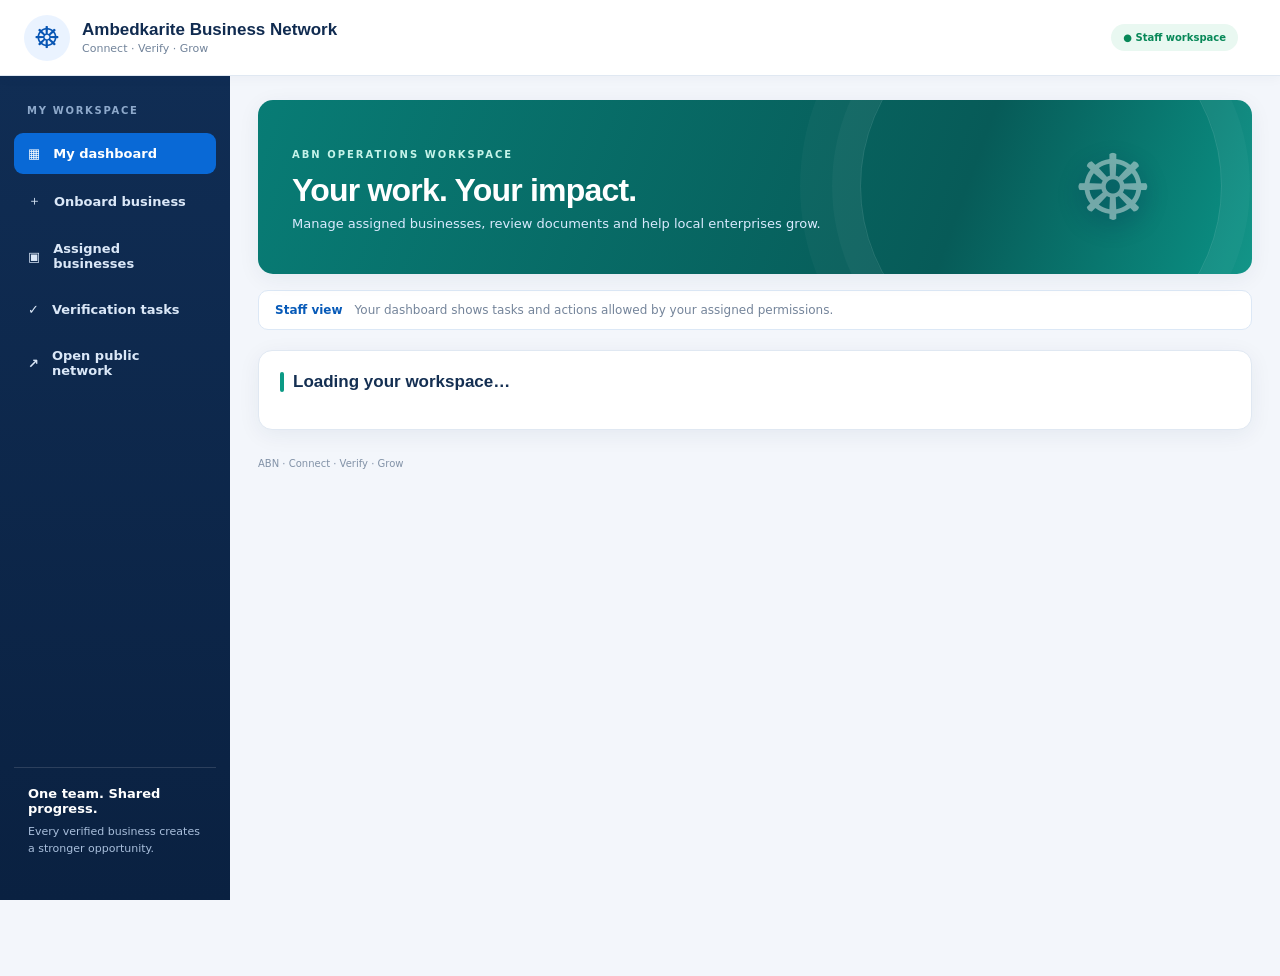
<file: staff/index.html>
<!doctype html>
<html lang="en"><head><meta charset="utf-8"><meta name="viewport" content="width=device-width,initial-scale=1"><meta name="theme-color" content="#075b58"><meta name="description" content="ABN Staff workspace"><title>ABN Staff Dashboard</title><link rel="stylesheet" href="../portal.css"></head>
<body data-portal="staff">
<header class="portal-top"><button class="mobile-nav" id="mobileNav" aria-label="Open navigation">☰</button><a class="portal-brand" href="../index.html"><span class="brand-wheel">☸</span><span><b>Ambedkarite Business Network</b><small>Connect · Verify · Grow</small></span></a><div class="top-right"><span class="live-pill">● Staff workspace</span><span id="who"></span><button id="logout" hidden>Logout</button></div></header>
<aside class="portal-sidebar"><div class="side-label">MY WORKSPACE</div><a class="side-link active" href="?page=dashboard">▦ <span>My dashboard</span></a><a class="side-link" href="?page=onboard">＋ <span>Onboard business</span></a><a class="side-link" href="?page=assigned">▣ <span>Assigned businesses</span></a><a class="side-link" href="?page=verification">✓ <span>Verification tasks</span></a><a class="side-link" href="../index.html">↗ <span>Open public network</span></a><div class="side-note"><b>One team. Shared progress.</b><small>Every verified business creates a stronger opportunity.</small></div></aside>
<main class="portal-wrap" id="dashboard"><section class="portal-hero"><div><span class="eyebrow">ABN OPERATIONS WORKSPACE</span><h1>Your work. Your impact.</h1><p>Manage assigned businesses, review documents and help local enterprises grow.</p></div><div class="hero-symbol">☸</div></section><div class="role-note"><b>Staff view</b><span>Your dashboard shows tasks and actions allowed by your assigned permissions.</span></div><p id="status" role="status"></p><div id="portalContent"><section class="portal-card"><h2>Loading your workspace…</h2></section></div><footer>ABN · Connect · Verify · Grow</footer></main><script type="module" src="../portal.js?v=20261101-modulefix1"></script></body></html>
</file>
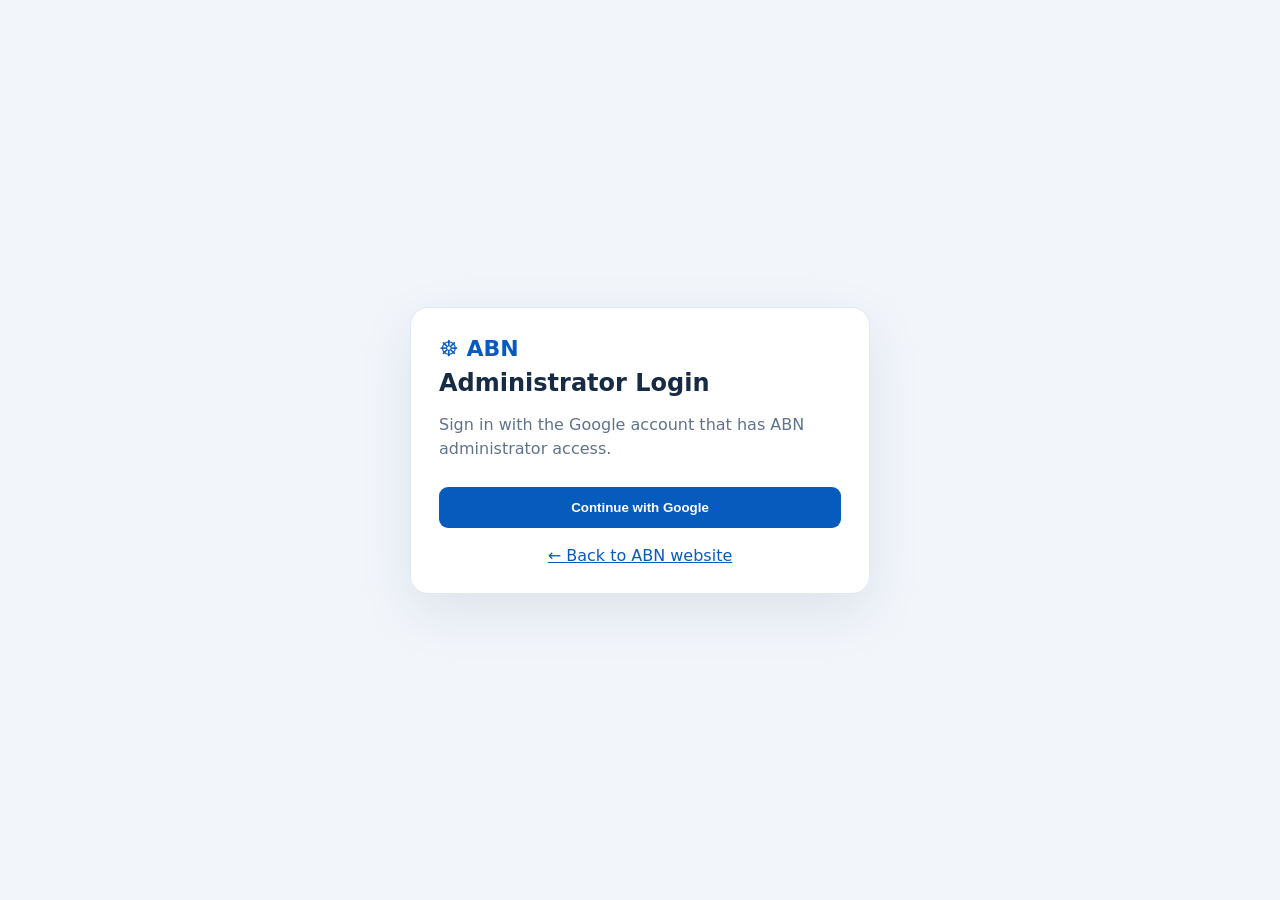
<file: admin/login/index.html>
<!doctype html>
<html lang="en"><head><meta charset="utf-8"><meta name="viewport" content="width=device-width,initial-scale=1"><meta name="theme-color" content="#102b50"><title>ABN Admin Login</title><link rel="stylesheet" href="../../portal.css"><style>body{min-height:100vh;display:grid;place-items:center;padding:20px;background:#f2f6fb}.login-wrap{width:min(100%,460px)}.login-card{background:white;border:1px solid #e1e9f2;border-radius:18px;padding:28px;box-shadow:0 18px 55px #102b5018}.login-card h1{margin:8px 0}.login-card p{color:#60738c;line-height:1.5}.login-card label{display:grid;gap:7px;margin:14px 0;font-size:13px}.login-card input{padding:12px;border:1px solid #d5dfeb;border-radius:8px;font:inherit}.login-card button{width:100%;padding:13px;border:0;border-radius:9px;background:#075bbd;color:white;font-weight:700;margin-top:10px}.login-card button:disabled{opacity:.6}.login-brand{font-weight:900;color:#075bbd;font-size:22px}.back{display:block;text-align:center;margin-top:18px;color:#075bbd}</style></head>
<body><main class="login-wrap"><section class="login-card"><div class="login-brand">☸ ABN</div><h1>Administrator Login</h1><p>Sign in with the Google account that has ABN administrator access.</p><button id="google" type="button">Continue with Google</button><p id="message" role="status"></p><a class="back" href="../../">← Back to ABN website</a></section></main>
<script type="module">
import {createClient} from "https://esm.sh/@supabase/supabase-js@2.57.4";
const sb=createClient("https://ztwownezpjrbeowwhaxw.supabase.co","sb_publishable_ZIkPhkCRyOlRG-Gci9s_lg_DnBoAXh0");
const role="admin", message=document.querySelector("#message");
async function check(user){const actual=user?.app_metadata?.role;if(actual!==role){await sb.auth.signOut();message.textContent="This account does not have "+role+" access. Contact the ABN administrator.";return false}location.replace("../");return true}
document.querySelector("#google").onclick=async()=>{const b=document.querySelector("#google");b.disabled=true;message.textContent="Connecting to Google…";const {error}=await sb.auth.signInWithOAuth({provider:"google",options:{redirectTo:location.origin+location.pathname}});if(error){message.textContent=error.message;b.disabled=false}};
const {data}=await sb.auth.getSession();if(data.session)await check(data.session.user);

</script></body></html>
</file>
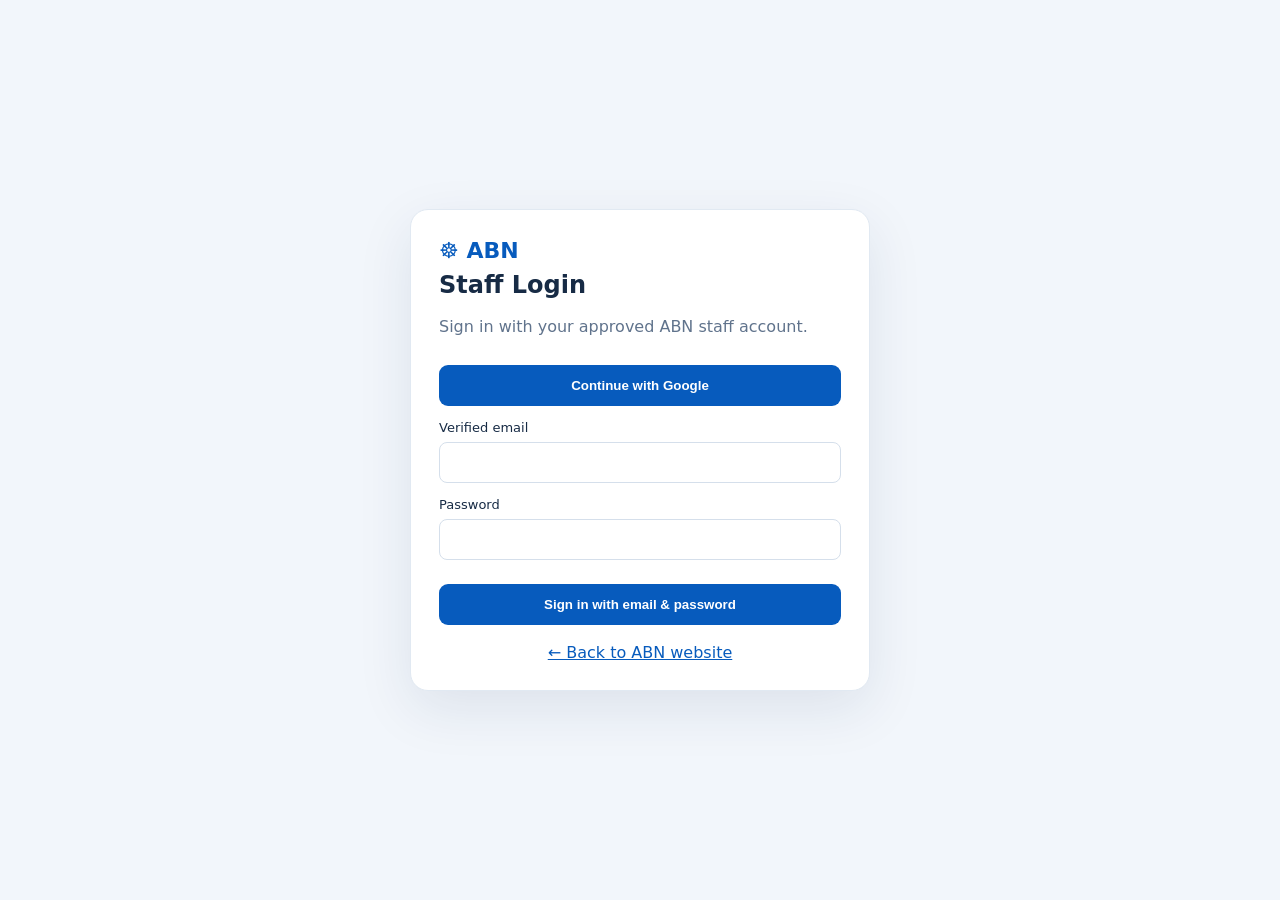
<file: staff/login/index.html>
<!doctype html>
<html lang="en"><head><meta charset="utf-8"><meta name="viewport" content="width=device-width,initial-scale=1"><meta name="theme-color" content="#102b50"><title>ABN Staff Login</title><link rel="stylesheet" href="../../portal.css"><style>body{min-height:100vh;display:grid;place-items:center;padding:20px;background:#f2f6fb}.login-wrap{width:min(100%,460px)}.login-card{background:white;border:1px solid #e1e9f2;border-radius:18px;padding:28px;box-shadow:0 18px 55px #102b5018}.login-card h1{margin:8px 0}.login-card p{color:#60738c;line-height:1.5}.login-card label{display:grid;gap:7px;margin:14px 0;font-size:13px}.login-card input{padding:12px;border:1px solid #d5dfeb;border-radius:8px;font:inherit}.login-card button{width:100%;padding:13px;border:0;border-radius:9px;background:#075bbd;color:white;font-weight:700;margin-top:10px}.login-card button:disabled{opacity:.6}.login-brand{font-weight:900;color:#075bbd;font-size:22px}.back{display:block;text-align:center;margin-top:18px;color:#075bbd}</style></head>
<body><main class="login-wrap"><section class="login-card"><div class="login-brand">☸ ABN</div><h1>Staff Login</h1><p>Sign in with your approved ABN staff account.</p><button id="google" type="button">Continue with Google</button><form id="passwordForm"><label>Verified email<input id="email" type="email" autocomplete="username" required></label><label>Password<input id="password" type="password" autocomplete="current-password" required></label><button id="passwordButton" type="submit">Sign in with email & password</button></form><p id="message" role="status"></p><a class="back" href="../../">← Back to ABN website</a></section></main>
<script type="module">
import {createClient} from "https://esm.sh/@supabase/supabase-js@2.57.4";
const sb=createClient("https://ztwownezpjrbeowwhaxw.supabase.co","sb_publishable_ZIkPhkCRyOlRG-Gci9s_lg_DnBoAXh0");
const role="staff", message=document.querySelector("#message");
async function check(user){const actual=user?.app_metadata?.role;if(actual!==role){await sb.auth.signOut();message.textContent="This account does not have "+role+" access. Contact the ABN administrator.";return false}location.replace("../");return true}
document.querySelector("#google").onclick=async()=>{const b=document.querySelector("#google");b.disabled=true;message.textContent="Connecting to Google…";const {error}=await sb.auth.signInWithOAuth({provider:"google",options:{redirectTo:location.origin+location.pathname}});if(error){message.textContent=error.message;b.disabled=false}};
const {data}=await sb.auth.getSession();if(data.session)await check(data.session.user);
document.querySelector("#passwordForm").onsubmit=async e=>{e.preventDefault();const b=document.querySelector("#passwordButton");b.disabled=true;message.textContent="Signing in…";const {data,error}=await sb.auth.signInWithPassword({email:document.querySelector("#email").value.trim(),password:document.querySelector("#password").value});if(error){message.textContent=error.message;b.disabled=false;return}if(!data.user.email_confirmed_at){await sb.auth.signOut();message.textContent="Please verify your email first.";b.disabled=false;return}await check(data.user);b.disabled=false};
</script></body></html>
</file>
<file: portal.css>
[hidden]{display:none!important}
@import url('https://fonts.googleapis.com/css2?family=DM+Sans:wght@400;500;600;700;800&family=Manrope:wght@500;600;700;800&display=swap');
:root{font-family:'DM Sans',system-ui,sans-serif;color:#172b45;background:#f3f6fb;font-synthesis:none;--blue:#0868d7;--navy:#102b50;--green:#079b72;--line:#e0e8f2;--muted:#71839a;--shadow:0 5px 22px #102b5010}*{box-sizing:border-box}body{margin:0;min-height:100vh;background:#f3f6fb}a{color:inherit}.portal-top{height:76px;position:fixed;z-index:20;inset:0 0 auto;display:flex;align-items:center;justify-content:space-between;gap:18px;padding:0 28px 0 24px;background:white;border-bottom:1px solid var(--line);box-shadow:0 2px 12px #102b500a}.portal-brand{display:flex;align-items:center;gap:12px;text-decoration:none;color:#102b50}.brand-wheel{width:46px;height:46px;display:grid;place-items:center;border-radius:50%;background:#eaf3ff;color:#0755b3;font-size:30px}.portal-brand b{display:block;font:800 17px Manrope,sans-serif}.portal-brand small{display:block;color:#71839a;font-size:11px;margin-top:2px}.top-right{display:flex;align-items:center;gap:14px;font-size:12px;font-weight:700}.live-pill{padding:8px 12px;border-radius:20px;background:#e9f8f1;color:#078858;font-size:10px}.portal-top #who{color:#253e5c}.portal-top #logout{border:0;border-radius:8px;background:#edf2f8;color:#29435f;padding:9px 13px;font-weight:700}.mobile-nav{display:none}.portal-sidebar{position:fixed;z-index:15;top:76px;bottom:0;left:0;width:230px;padding:25px 14px;background:linear-gradient(180deg,#102d54,#0a2141);color:#eaf2ff;display:flex;flex-direction:column;gap:5px}.side-label{padding:4px 13px 12px;color:#8ea9cb;font-size:10px;font-weight:800;letter-spacing:1.7px}.side-link{display:flex;align-items:center;gap:13px;padding:13px 14px;border-radius:9px;text-decoration:none;color:#dbe8f8;font-size:13px;font-weight:600}.side-link:hover,.side-link.active{background:#0969d6;color:white}.side-link:first-letter{font-size:18px}.side-note{margin-top:auto;padding:18px 14px;border-top:1px solid #ffffff22;color:#fff}.side-note b{display:block;font-size:13px}.side-note small{display:block;margin-top:8px;color:#a9bfdc;line-height:1.5;font-size:11px}.portal-wrap{max-width:1700px;margin:76px 0 0 230px;padding:24px 28px 50px}.portal-hero{min-height:174px;position:relative;overflow:hidden;display:flex;align-items:center;justify-content:space-between;padding:28px 34px;border-radius:15px;background:linear-gradient(110deg,#0754ad,#073b80 70%,#0c69bd);color:white;box-shadow:var(--shadow)}.portal-hero:after{content:'';position:absolute;width:360px;height:360px;border:1px solid #ffffff20;border-radius:50%;right:30px;top:-95px;box-shadow:0 0 0 28px #ffffff08,0 0 0 60px #ffffff07}.eyebrow{font-size:10px;letter-spacing:2px;font-weight:800;color:#bcdcff}.portal-hero h1{font:800 clamp(23px,3vw,32px) Manrope,sans-serif;margin:10px 0 7px;letter-spacing:-.8px}.portal-hero p{margin:0;color:#d9eaff;font-size:13px}.hero-symbol{z-index:1;font-size:90px;color:#ffffff70;margin-right:7%;text-shadow:0 8px 24px #001e4a55}.role-note{display:flex;align-items:center;gap:12px;margin:16px 0 20px;padding:12px 16px;border:1px solid #dce8f6;border-radius:10px;background:#fff;color:#29425f;font-size:12px}.role-note b{color:#075ab8}.role-note span{color:#74849a}#portalContent{display:grid;grid-template-columns:repeat(2,minmax(0,1fr));gap:18px;align-items:start}#portalContent>.portal-card{min-width:0}#portalContent>.portal-card:has(#staffForm),#portalContent>.portal-card:has(#verificationAssignments),#portalContent>.portal-card:has(#businessList),#portalContent>.portal-card:has(#adForm),#portalContent>.portal-card:has(#assigned),#portalContent>.portal-card:has(#requests){grid-column:1/-1}.portal-card{min-width:0;background:#fff;border:1px solid var(--line);border-radius:14px;padding:21px;box-shadow:var(--shadow)}.portal-card h2{display:flex;align-items:center;gap:9px;margin:0 0 16px;color:#142f52;font:800 17px Manrope,sans-serif}.portal-card h2:before{content:'';width:4px;height:20px;border-radius:4px;background:var(--accent,#1474d4)}body[data-portal=admin]{--accent:#c18a2e}body[data-portal=staff]{--accent:#0b9a85}body[data-portal=admin] .portal-card h2:before{background:#c18a2e}body[data-portal=staff] .portal-card h2:before{background:#0b9a85}.portal-grid{display:grid;grid-template-columns:repeat(2,minmax(0,1fr));gap:14px}.portal-card form{display:grid;gap:13px}.portal-card label{display:grid;gap:7px;font-size:12px;font-weight:700;color:#4b5d74}.portal-card input,.portal-card select,.portal-card textarea{padding:12px 13px;border:1px solid #d8e1ec;border-radius:9px;font:inherit;font-size:13px;color:#1d3049;background:#fbfcfe;width:100%;outline:none}.portal-card input:focus,.portal-card select:focus,.portal-card textarea:focus{border-color:var(--accent,#2472c8);box-shadow:0 0 0 3px color-mix(in srgb,var(--accent,#2472c8) 13%,transparent);background:#fff}.portal-card .check{display:flex;align-items:center;gap:9px;font-weight:500}.portal-card .check input{width:16px;height:16px;accent-color:var(--accent,#2472c8)}.portal-card button,.primary-link{background:linear-gradient(100deg,#0865d7,#0877e9);color:#fff;border:0;border-radius:9px;padding:12px 16px;font:700 12px 'DM Sans';cursor:pointer;text-decoration:none;display:inline-flex;align-items:center;justify-content:center;gap:7px}.portal-card button:hover,.primary-link:hover{filter:brightness(1.06);transform:translateY(-1px)}.portal-card button:disabled{opacity:.55;cursor:wait;transform:none}.portal-card .small-btn{background:#edf3fb!important;color:#315274!important;border:1px solid #dce7f4}.portal-row{display:flex;align-items:center;justify-content:space-between;gap:18px;border-top:1px solid #edf1f6;padding:14px 0}.portal-row>div:first-child{min-width:0;flex:1}.portal-row b{font-size:13px;color:#203550}.portal-row p{margin:5px 0;color:#718096;font-size:12px}.portal-row small,.muted{color:#8290a2;font-size:12px}.portal-row select{max-width:260px}.portal-row button{white-space:nowrap}.portal-wrap #status{padding:0;color:#a24c20;font-size:12px;font-weight:700}.portal-wrap #status:empty{display:none}.portal-card form p{font-size:12px;color:#26744f;min-height:16px}.portal-card>p{color:#718096;font-size:13px;line-height:1.6}.portal-card textarea{min-height:80px;resize:vertical}.portal-login{max-width:440px;margin:40px auto}#portalContent:has(.portal-login){display:block}#portalContent:has(>#staffLogin){display:block}.portal-divider{display:flex;align-items:center;gap:10px;color:#8a9ab0;font-size:10px;margin:14px 0}.portal-divider:before,.portal-divider:after{content:'';height:1px;background:#e5ebf3;flex:1}.portal-wrap footer{padding:28px 0 0;color:#8292a7;font-size:10px}#portalContent>.portal-card:only-child{grid-column:1/-1}#portalContent .portal-grid .portal-card{box-shadow:none}#portalContent h3{font-size:13px;color:#27425f;margin:8px 0 0}#portalContent .muted{line-height:1.6}#portalContent>section.portal-card>div:empty{display:none}#portalContent .portal-row>div:last-child{display:flex;align-items:center;gap:8px}#portalContent .portal-row select{min-width:170px}#portalContent button{transition:transform .15s,filter .15s}body[data-portal=admin] .portal-hero{background:linear-gradient(110deg,#0754ad,#073b80 72%,#0c69bd)}body[data-portal=staff] .portal-hero{background:linear-gradient(110deg,#087c75,#075b58 70%,#0b9285)}body[data-portal=staff] .portal-hero .eyebrow{color:#c5f3e9}#portalContent .portal-card form>button{min-height:43px}#portalContent .portal-card form p:empty{display:none}@media(max-width:900px){.portal-sidebar{width:200px}.portal-wrap{margin-left:200px;padding:20px}.portal-top{padding:0 18px}.portal-brand b{font-size:15px}}@media(max-width:700px){.portal-top{height:66px;padding:0 12px;gap:8px}.mobile-nav{display:block;border:0;border-radius:8px;background:#edf3fb;color:#12385f;padding:9px 11px;font-size:17px}.portal-brand{gap:8px}.brand-wheel{width:38px;height:38px;font-size:25px}.portal-brand b{font-size:12px}.portal-brand small{font-size:9px}.top-right{gap:7px}.live-pill{display:none}.portal-top #who{max-width:90px;overflow:hidden;text-overflow:ellipsis;white-space:nowrap;font-size:10px}.portal-sidebar{top:66px;width:245px;transform:translateX(-105%);transition:transform .2s;box-shadow:12px 0 28px #102b5030}.portal-sidebar.open{transform:translateX(0)}.portal-wrap{margin:66px 0 0;padding:13px 12px 36px}.portal-hero{min-height:160px;padding:22px 20px}.portal-hero h1{font-size:22px;max-width:300px}.portal-hero p{max-width:300px;font-size:12px;line-height:1.5}.hero-symbol{font-size:55px;margin-right:0}.role-note{align-items:flex-start;flex-direction:column;gap:4px;font-size:11px}#portalContent{grid-template-columns:1fr;gap:12px}.portal-card{padding:16px;border-radius:12px}.portal-card h2{font-size:15px}.portal-grid{grid-template-columns:1fr;gap:11px}.portal-row{align-items:flex-start;flex-direction:column;gap:10px}.portal-row>div:last-child{width:100%;flex-wrap:wrap}.portal-row select{max-width:100%;width:100%;flex:1}.portal-row button{width:100%}#portalContent .portal-row select{min-width:0}#portalContent .portal-row>div:last-child{display:grid;grid-template-columns:1fr}#portalContent .portal-row>div:last-child button{width:100%}}
</file>
